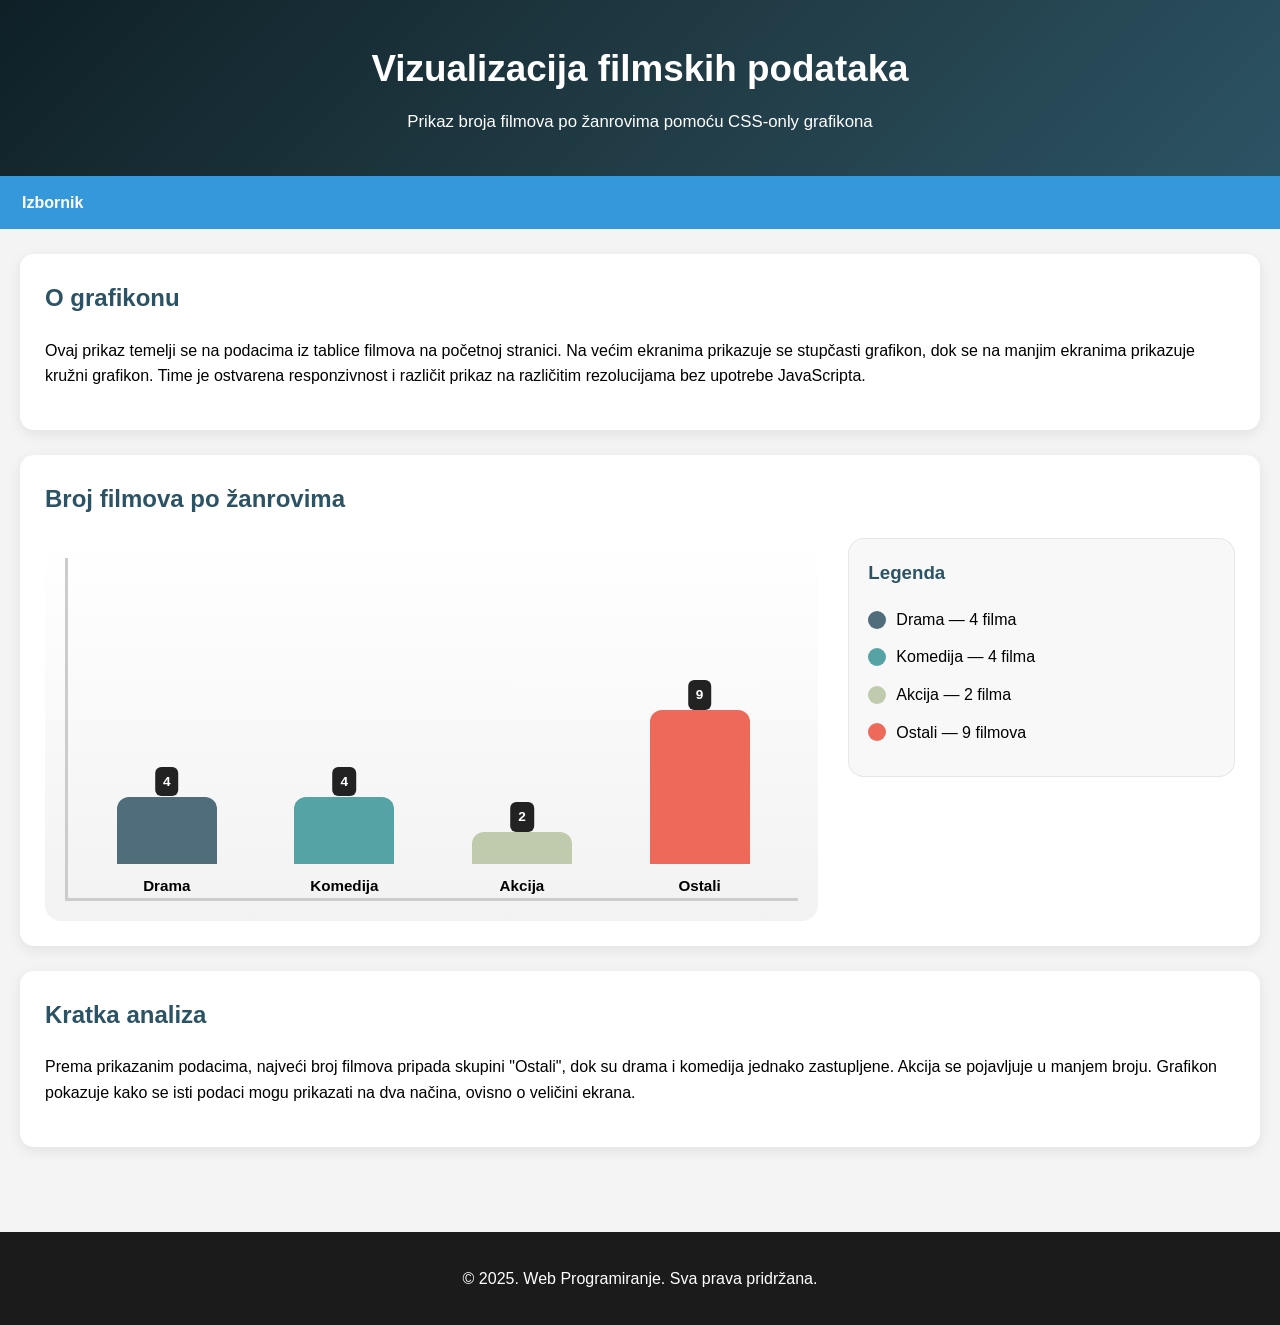
<file: grafikon.html>
<!DOCTYPE html>
<html lang="hr">
<head>
    <meta charset="UTF-8">
    <meta name="viewport" content="width=device-width, initial-scale=1.0">
    <!-- SEO meta tag za opis stranice -->
    <meta name="description" content="Vizualizacija filmskih podataka pomoću CSS-only grafikona bez JavaScripta.">
    <link rel="stylesheet" href="css/style.css">
    <link rel="stylesheet" href="css/grafikon.css">
    <title>Filmovi | Grafikon</title>
</head>
<body>
    <header class="site-header">
        <h1>Vizualizacija filmskih podataka</h1>
        <p>Prikaz broja filmova po žanrovima pomoću CSS-only grafikona</p>
    </header>

    <div class="nav-wrapper">
        <div class="menu-toggle" aria-hidden="true">Izbornik</div>
        <nav class="main-nav" aria-label="Glavna navigacija">
            <ul class="nav-menu">
                <li><a href="index.html">Početna</a></li>
                <li><a href="grafikon.html">Grafikon</a></li>
                <li><a href="slike.html">Galerija</a></li>
            </ul>
        </nav>
    </div>

    <main class="page-content">
        <section class="intro" aria-labelledby="grafikon-uvod">
            <h2 id="grafikon-uvod">O grafikonu</h2>
            <p>
                Ovaj prikaz temelji se na podacima iz tablice filmova na početnoj stranici.
                Na većim ekranima prikazuje se stupčasti grafikon, dok se na manjim ekranima
                prikazuje kružni grafikon. Time je ostvarena responzivnost i različit prikaz
                na različitim rezolucijama bez upotrebe JavaScripta.
            </p>
        </section>

        <section class="chart-card" aria-labelledby="chart-title">
            <h2 id="chart-title">Broj filmova po žanrovima</h2>

            <div class="chart-layout">
                <!-- DESKTOP BAR CHART -->
                <div class="bar-chart-wrapper">
                    <div class="bar-chart" role="img" aria-label="Stupčasti grafikon broja filmova po žanrovima">
                        <div class="bar-item">
                            <div class="bar drama" data-value="4"></div>
                            <span>Drama</span>
                        </div>

                        <div class="bar-item">
                            <div class="bar komedija" data-value="4"></div>
                            <span>Komedija</span>
                        </div>

                        <div class="bar-item">
                            <div class="bar akcija" data-value="2"></div>
                            <span>Akcija</span>
                        </div>

                        <div class="bar-item">
                            <div class="bar ostali" data-value="9"></div>
                            <span>Ostali</span>
                        </div>
                    </div>
                </div>

                <!-- MOBILE PIE CHART -->
                <div class="pie-chart-wrapper">
                    <div class="pie-chart" aria-label="Kružni grafikon broja filmova po žanrovima"></div>
                </div>

                <!-- LEGENDA -->
                <aside class="chart-legend" aria-labelledby="legend-title">
                    <h3 id="legend-title">Legenda</h3>
                    <ul>
                        <li><span class="legend-color drama-color"></span> Drama — 4 filma</li>
                        <li><span class="legend-color komedija-color"></span> Komedija — 4 filma</li>
                        <li><span class="legend-color akcija-color"></span> Akcija — 2 filma</li>
                        <li><span class="legend-color ostali-color"></span> Ostali — 9 filmova</li>
                    </ul>
                </aside>
            </div>
        </section>

        <article class="news-box" aria-labelledby="analiza-naslov">
            <h2 id="analiza-naslov">Kratka analiza</h2>
            <p>
                Prema prikazanim podacima, najveći broj filmova pripada skupini "Ostali",
                dok su drama i komedija jednako zastupljene. Akcija se pojavljuje u manjem
                broju. Grafikon pokazuje kako se isti podaci mogu prikazati na dva načina,
                ovisno o veličini ekrana.
            </p>
        </article>
    </main>

    <footer>
        <p>&copy; 2025. Web Programiranje. Sva prava pridržana.</p>
    </footer>
</body>
</html>
</file>
<file: css/style.css>
/* Opći stilovi */
body {
    font-family: Arial, sans-serif;
    margin: 0;
    padding: 0;
    background-color: #f4f4f4;
    line-height: 1.6;
}

img {
    max-width: 100%;
    display: block;
}

/* Header */
.site-header {
    background: linear-gradient(135deg, #0f2027, #203a43, #2c5364);
    color: white;
    text-align: center;
    padding: 40px 20px;
}

.site-header h1 {
    margin: 0 0 10px;
    font-size: 2.3rem;
}

.site-header p {
    margin: 0;
    font-size: 1.05rem;
}

/* Navigacija */
.nav-wrapper {
    background-color: #1c2b36;
    position: sticky;
    top: 0;
    z-index: 1000;
}

.menu-toggle {
    display: block;
    background-color: #3498db;
    color: white;
    padding: 14px 22px;
    font-size: 1rem;
    font-weight: bold;
    width: 100%;
    text-align: left;
    box-sizing: border-box;
}

.main-nav {
    display: none;
}

.nav-wrapper:hover .main-nav,
.nav-wrapper:focus-within .main-nav {
    display: block;
}

.nav-menu {
    list-style: none;
    margin: 0;
    padding: 0;
    background-color: #222;
}

.nav-menu li {
    border-top: 1px solid rgba(255, 255, 255, 0.1);
}

.nav-menu a {
    display: block;
    color: white;
    text-decoration: none;
    padding: 14px 20px;
    font-weight: bold;
    transition: background-color 0.3s ease;
}

.nav-menu a:hover,
.nav-menu a:focus {
    background-color: #3498db;
}

/* Glavni sadržaj */
.page-content {
    max-width: 1300px;
    margin: 0 auto;
    padding: 25px 20px 40px;
}

/* Uvod i članak */
.intro,
.news-box {
    background-color: white;
    margin-bottom: 25px;
    padding: 25px;
    border-radius: 14px;
    box-shadow: 0 4px 14px rgba(0, 0, 0, 0.08);
}

.intro h2,
.news-box h2,
.table-section h2,
.movie-aside h2 {
    margin-top: 0;
    color: #2c5364;
}

/* Grid raspored */
.data-layout {
    display: grid;
    grid-template-columns: 2fr 1fr;
    gap: 25px;
    align-items: start;
}

.table-section {
    min-width: 0;
    background-color: white;
    padding: 25px;
    border-radius: 14px;
    box-shadow: 0 4px 14px rgba(0, 0, 0, 0.08);
}

.movie-aside {
    background-color: white;
    padding: 25px;
    border-radius: 14px;
    box-shadow: 0 4px 14px rgba(0, 0, 0, 0.08);
}

/* Tablica */
.table-responsive {
    overflow-x: auto;
}

table {
    width: 100%;
    border-collapse: collapse;
    min-width: 700px;
    background-color: white;
}

caption {
    caption-side: top;
    text-align: left;
    font-weight: bold;
    margin-bottom: 12px;
    color: #444;
}

th,
td {
    border: 1px solid #d9d9d9;
    padding: 12px 10px;
    text-align: left;
    font-size: 0.95rem;
}

th {
    background-color: #2c5364;
    color: white;
}

tbody tr:nth-child(even) {
    background-color: #f9f9f9;
}

tbody tr:hover {
    background-color: #fff0f0;
    transition: background-color 0.2s ease;
}

/* Aside slika */
.movie-aside picture {
    display: block;
    margin-bottom: 15px;
}

.movie-aside img {
    width: 100%;
    border-radius: 12px;
    transition: transform 0.35s ease, opacity 0.35s ease, box-shadow 0.35s ease;
}

.movie-aside img:hover {
    transform: scale(1.10);
    opacity: 0.92;
    box-shadow: 0 10px 24px rgba(0, 0, 0, 0.18);
}

/* Gumb/link */
.info-button {
    display: inline-block;
    margin-top: 15px;
    background-color: #3498db;
    color: white;
    text-decoration: none;
    padding: 12px 18px;
    border-radius: 8px;
    font-weight: bold;
    transition: background-color 0.3s ease, transform 0.3s ease;
}

.info-button:hover,
.info-button:focus {
    background-color: #217dbb;
    transform: translateY(-2px);
}

/* Footer */
footer {
    background-color: #1b1b1b;
    color: white;
    text-align: center;
    padding: 18px;
    margin-top: 20px;
}

/* Tablet i manji desktop */
@media (max-width: 992px) {
    .data-layout {
        grid-template-columns: 1fr;
    }

    .table-section,
    .movie-aside {
        width: 100%;
    }
}

/* Mobitel */
@media (max-width: 768px) {
    .site-header {
        padding: 30px 15px;
    }

    .site-header h1 {
        font-size: 1.8rem;
    }

    .page-content {
        padding: 20px 12px 30px;
    }

    .intro,
    .news-box,
    .table-section,
    .movie-aside {
        padding: 18px;
    }

    th,
    td {
        font-size: 0.9rem;
        padding: 10px 8px;
    }

    .menu-toggle {
        font-size: 0.95rem;
        padding: 12px 16px;
    }
}
</file>
<file: css/grafikon.css>
/*gafikon*/
:root {
    --chart-drama: #4f6d7a;
    --chart-komedija: #56a3a6;
    --chart-akcija: #c0caad;
    --chart-ostali: #ed6a5a;
    --chart-height: 320px;
    --chart-radius: 16px;
}

/* Kartica grafikona */
.chart-card {
    background-color: white;
    margin-bottom: 25px;
    padding: 25px;
    border-radius: 14px;
    box-shadow: 0 4px 14px rgba(0, 0, 0, 0.08);
}

.chart-card h2 {
    margin-top: 0;
    color: #2c5364;
}

.chart-layout {
    display: grid;
    grid-template-columns: 2fr 1fr;
    gap: 30px;
    align-items: start;
}

/* DESKTOP BAR CHART */
.bar-chart-wrapper {
    background: linear-gradient(to top, #f2f2f2, #ffffff);
    border-radius: var(--chart-radius);
    padding: 20px;
}

.bar-chart {
    height: var(--chart-height);
    display: flex;
    justify-content: space-around;
    align-items: end;
    gap: 20px;
    border-left: 3px solid #ccc;
    border-bottom: 3px solid #ccc;
    padding: 20px 20px 0 20px;
}

.bar-item {
    display: flex;
    flex-direction: column;
    align-items: center;
    justify-content: end;
    width: 100%;
    max-width: 100px;
    gap: 10px;
    height: 100%;
}

.bar-item span {
    font-weight: bold;
    font-size: 0.95rem;
    text-align: center;
}

.bar {
    width: 100%;
    border-radius: 12px 12px 0 0;
    position: relative;
    transform: scaleY(0);
    transform-origin: bottom;
    animation: growBar 1s ease forwards;
    transition: opacity 0.3s ease;
}

.bar:hover {
    opacity: 0.9;
}

.bar::after {
    content: attr(data-value);
    position: absolute;
    top: -30px;
    left: 50%;
    transform: translateX(-50%);
    background-color: #222;
    color: white;
    font-size: 0.85rem;
    font-weight: bold;
    padding: 4px 8px;
    border-radius: 6px;
}

.drama {
    height: 21%;
    background: var(--chart-drama);
}

.komedija {
    height: 21%;
    background: var(--chart-komedija);
}

.akcija {
    height: 10%;
    background: var(--chart-akcija);
}

.ostali {
    height: 48%;
    background: var(--chart-ostali);
}

@keyframes growBar {
    to {
        transform: scaleY(1);
    }
}

/* PIE CHART */
.pie-chart-wrapper {
    display: none;
    justify-content: center;
    align-items: center;
    padding: 20px;
}

.pie-chart {
    width: 260px;
    height: 260px;
    border-radius: 50%;
    background:
        conic-gradient(
            var(--chart-drama) 0deg 76deg,
            var(--chart-komedija) 76deg 152deg,
            var(--chart-akcija) 152deg 190deg,
            var(--chart-ostali) 190deg 360deg
        );
    box-shadow: 0 10px 22px rgba(0, 0, 0, 0.12);
    animation: spinIn 1.2s ease;
    transition: transform 0.3s ease;
}

.pie-chart:hover {
    transform: scale(1.04);
}

@keyframes spinIn {
    from {
        transform: rotate(-120deg) scale(0.8);
        opacity: 0;
    }
    to {
        transform: rotate(0deg) scale(1);
        opacity: 1;
    }
}

/* LEGENDA */
.chart-legend {
    background-color: #f8f8f8;
    padding: 20px;
    border-radius: var(--chart-radius);
    box-shadow: inset 0 0 0 1px #e7e7e7;
}

.chart-legend h3 {
    margin-top: 0;
    color: #2c5364;
}

.chart-legend ul {
    list-style: none;
    padding: 0;
    margin: 0;
}

.chart-legend li {
    display: flex;
    align-items: center;
    gap: 10px;
    margin-bottom: 12px;
}

.legend-color {
    width: 18px;
    height: 18px;
    border-radius: 50%;
    display: inline-block;
}

.drama-color {
    background-color: var(--chart-drama);
}

.komedija-color {
    background-color: var(--chart-komedija);
}

.akcija-color {
    background-color: var(--chart-akcija);
}

.ostali-color {
    background-color: var(--chart-ostali);
}

/* RESPONSIVE PRIKAZ
   Desktop = bar chart
   Mobile = pie chart*/
   
@media (max-width: 900px) {
    .chart-layout {
        grid-template-columns: 1fr;
    }
}

@media (max-width: 768px) {
    .bar-chart-wrapper {
        display: none;
    }

    .pie-chart-wrapper {
        display: flex;
    }

    .chart-legend {
        margin-top: 10px;
    }
}
</file>
